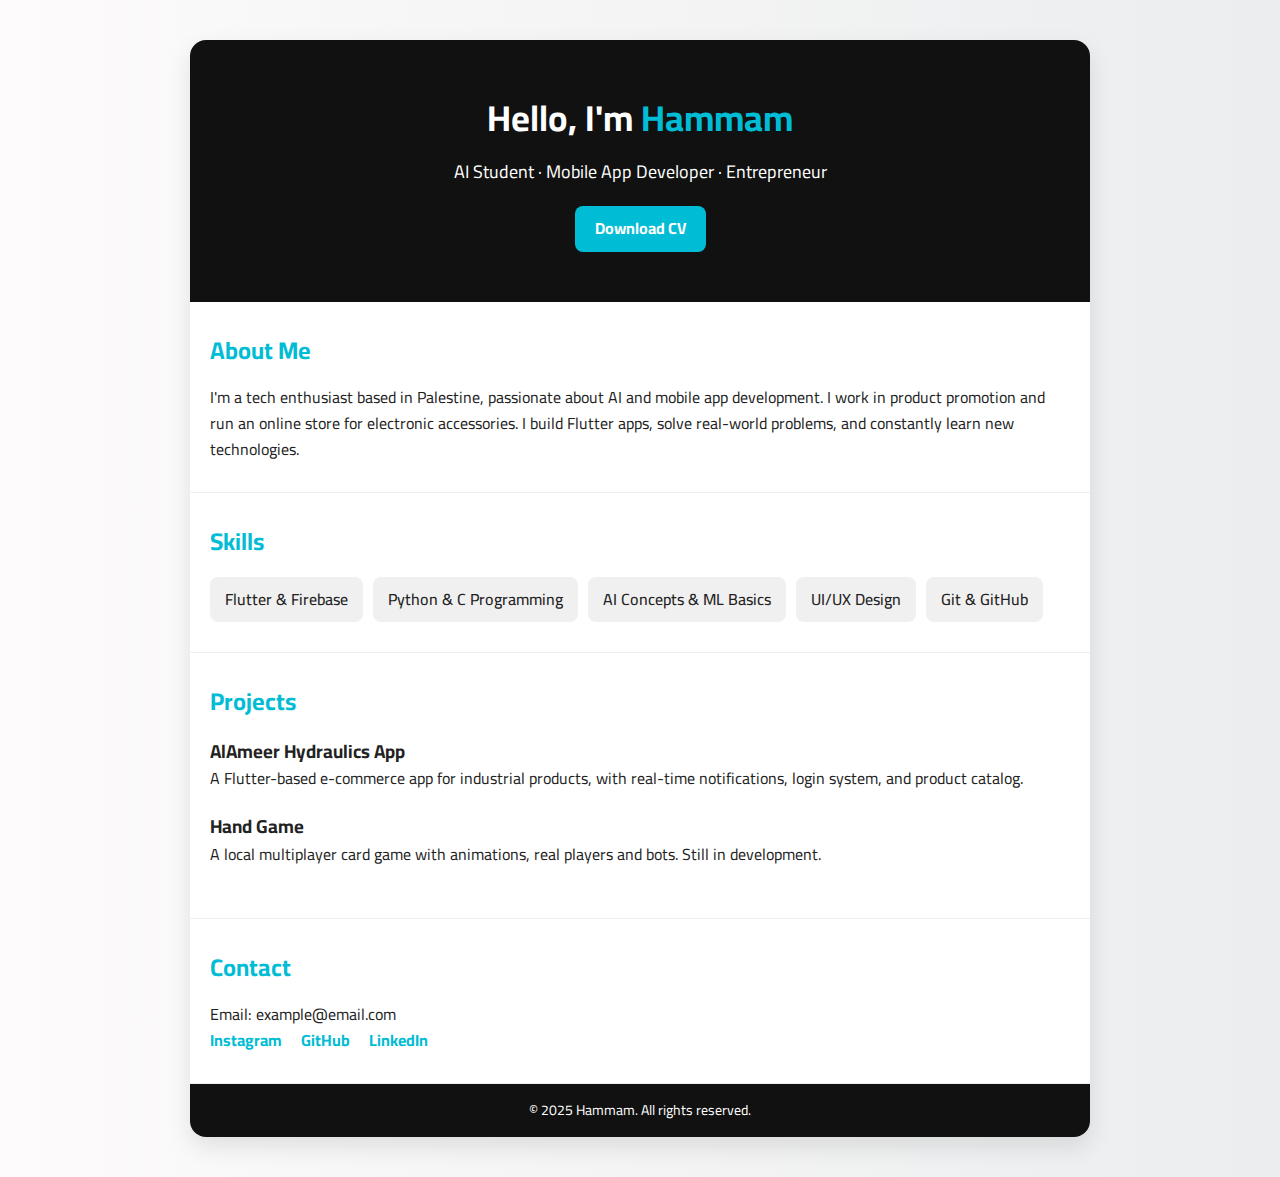
<file: index.html>
<!DOCTYPE html>
<html lang="en">
<head>
  <meta charset="UTF-8" />
  <meta name="viewport" content="width=device-width, initial-scale=1.0" />
  <title>Hammam | Personal Portfolio</title>
  <link rel="stylesheet" href="style.css" />
  <link href="https://fonts.googleapis.com/css2?family=Cairo:wght@400;700&display=swap" rel="stylesheet">
</head>
<body>
  <div class="container">
    <header class="hero">
      <h1>Hello, I'm <span>Hammam</span></h1>
      <p>AI Student · Mobile App Developer · Entrepreneur</p>
      <a href="cv.pdf" class="btn" download>Download CV</a>
    </header>

    <section class="about">
      <h2>About Me</h2>
      <p>
        I'm a tech enthusiast based in Palestine, passionate about AI and mobile app development.
        I work in product promotion and run an online store for electronic accessories.
        I build Flutter apps, solve real-world problems, and constantly learn new technologies.
      </p>
    </section>

    <section class="skills">
      <h2>Skills</h2>
      <ul>
        <li>Flutter & Firebase</li>
        <li>Python & C Programming</li>
        <li>AI Concepts & ML Basics</li>
        <li>UI/UX Design</li>
        <li>Git & GitHub</li>
      </ul>
    </section>

    <section class="projects">
      <h2>Projects</h2>
      <div class="project">
        <h3>AlAmeer Hydraulics App</h3>
        <p>A Flutter-based e-commerce app for industrial products, with real-time notifications, login system, and product catalog.</p>
      </div>
      <div class="project">
        <h3>Hand Game</h3>
        <p>A local multiplayer card game with animations, real players and bots. Still in development.</p>
      </div>
    </section>

    <section class="contact">
      <h2>Contact</h2>
      <p>Email: example@email.com</p>
      <div class="social">
        <a href="#" target="_blank">Instagram</a>
        <a href="#" target="_blank">GitHub</a>
        <a href="#" target="_blank">LinkedIn</a>
      </div>
    </section>

    <footer>
      <p>© 2025 Hammam. All rights reserved.</p>
    </footer>
  </div>
</body>
</html>
</file>
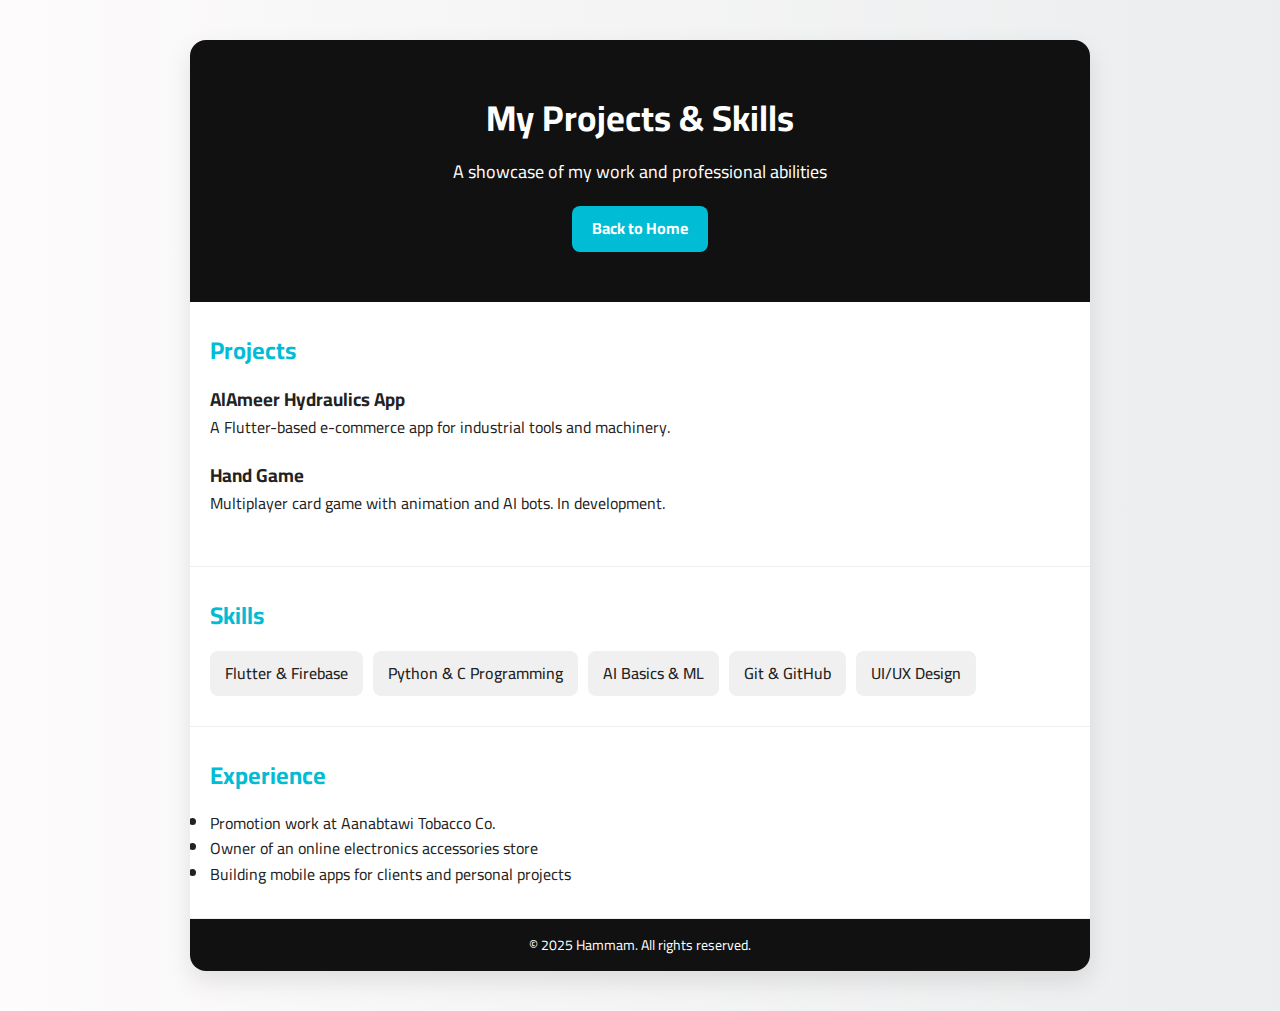
<file: projects.html>
<!DOCTYPE html>
<html lang="en">
<head>
  <meta charset="UTF-8" />
  <meta name="viewport" content="width=device-width, initial-scale=1.0" />
  <title>Hammam | Projects & Experience</title>
  <link rel="stylesheet" href="style.css" />
  <link href="https://fonts.googleapis.com/css2?family=Cairo:wght@400;700&display=swap" rel="stylesheet">
</head>
<body>
  <div class="container">
    <header class="hero">
      <h1>My Projects & Skills</h1>
      <p>A showcase of my work and professional abilities</p>
      <a href="index.html" class="btn">Back to Home</a>
    </header>

    <section class="projects">
      <h2>Projects</h2>
      <div class="project">
        <h3>AlAmeer Hydraulics App</h3>
        <p>A Flutter-based e-commerce app for industrial tools and machinery.</p>
      </div>
      <div class="project">
        <h3>Hand Game</h3>
        <p>Multiplayer card game with animation and AI bots. In development.</p>
      </div>
    </section>

    <section class="skills">
      <h2>Skills</h2>
      <ul>
        <li>Flutter & Firebase</li>
        <li>Python & C Programming</li>
        <li>AI Basics & ML</li>
        <li>Git & GitHub</li>
        <li>UI/UX Design</li>
      </ul>
    </section>

    <section class="experience">
      <h2>Experience</h2>
      <ul>
        <li>Promotion work at Aanabtawi Tobacco Co.</li>
        <li>Owner of an online electronics accessories store</li>
        <li>Building mobile apps for clients and personal projects</li>
      </ul>
    </section>

    <footer>
      <p>© 2025 Hammam. All rights reserved.</p>
    </footer>
  </div>
</body>
</html>
</file>
<file: style.css>
* {
  margin: 0;
  padding: 0;
  box-sizing: border-box;
}

body {
  font-family: 'Cairo', sans-serif;
  background: linear-gradient(to right, #fdfbfb, #ebedee);
  color: #222;
  line-height: 1.6;
  padding: 40px 20px;
}

.container {
  max-width: 900px;
  margin: auto;
  background-color: #fff;
  border-radius: 16px;
  box-shadow: 0 10px 25px rgba(0, 0, 0, 0.1);
  overflow: hidden;
}

header.hero {
  background: #111;
  color: white;
  text-align: center;
  padding: 50px 20px;
}

.hero h1 {
  font-size: 36px;
  margin-bottom: 10px;
}

.hero span {
  color: #00bcd4;
}

.hero p {
  font-size: 18px;
  margin-bottom: 20px;
}

.hero .btn {
  display: inline-block;
  padding: 10px 20px;
  background: #00bcd4;
  color: white;
  border-radius: 8px;
  text-decoration: none;
  font-weight: bold;
  transition: background 0.3s ease;
}

.hero .btn:hover {
  background: #0097a7;
}

section {
  padding: 30px 20px;
  border-bottom: 1px solid #eee;
}

section h2 {
  font-size: 24px;
  color: #00bcd4;
  margin-bottom: 15px;
}

.skills ul {
  list-style: none;
  display: flex;
  flex-wrap: wrap;
  gap: 10px;
}

.skills li {
  background: #f0f0f0;
  padding: 10px 15px;
  border-radius: 8px;
  font-weight: 500;
}

.project {
  margin-bottom: 20px;
}

.social a {
  margin-right: 15px;
  color: #00bcd4;
  text-decoration: none;
  font-weight: bold;
}

.social a:hover {
  text-decoration: underline;
}

footer {
  text-align: center;
  padding: 15px;
  background-color: #111;
  color: #fff;
  font-size: 14px;
}
</file>
